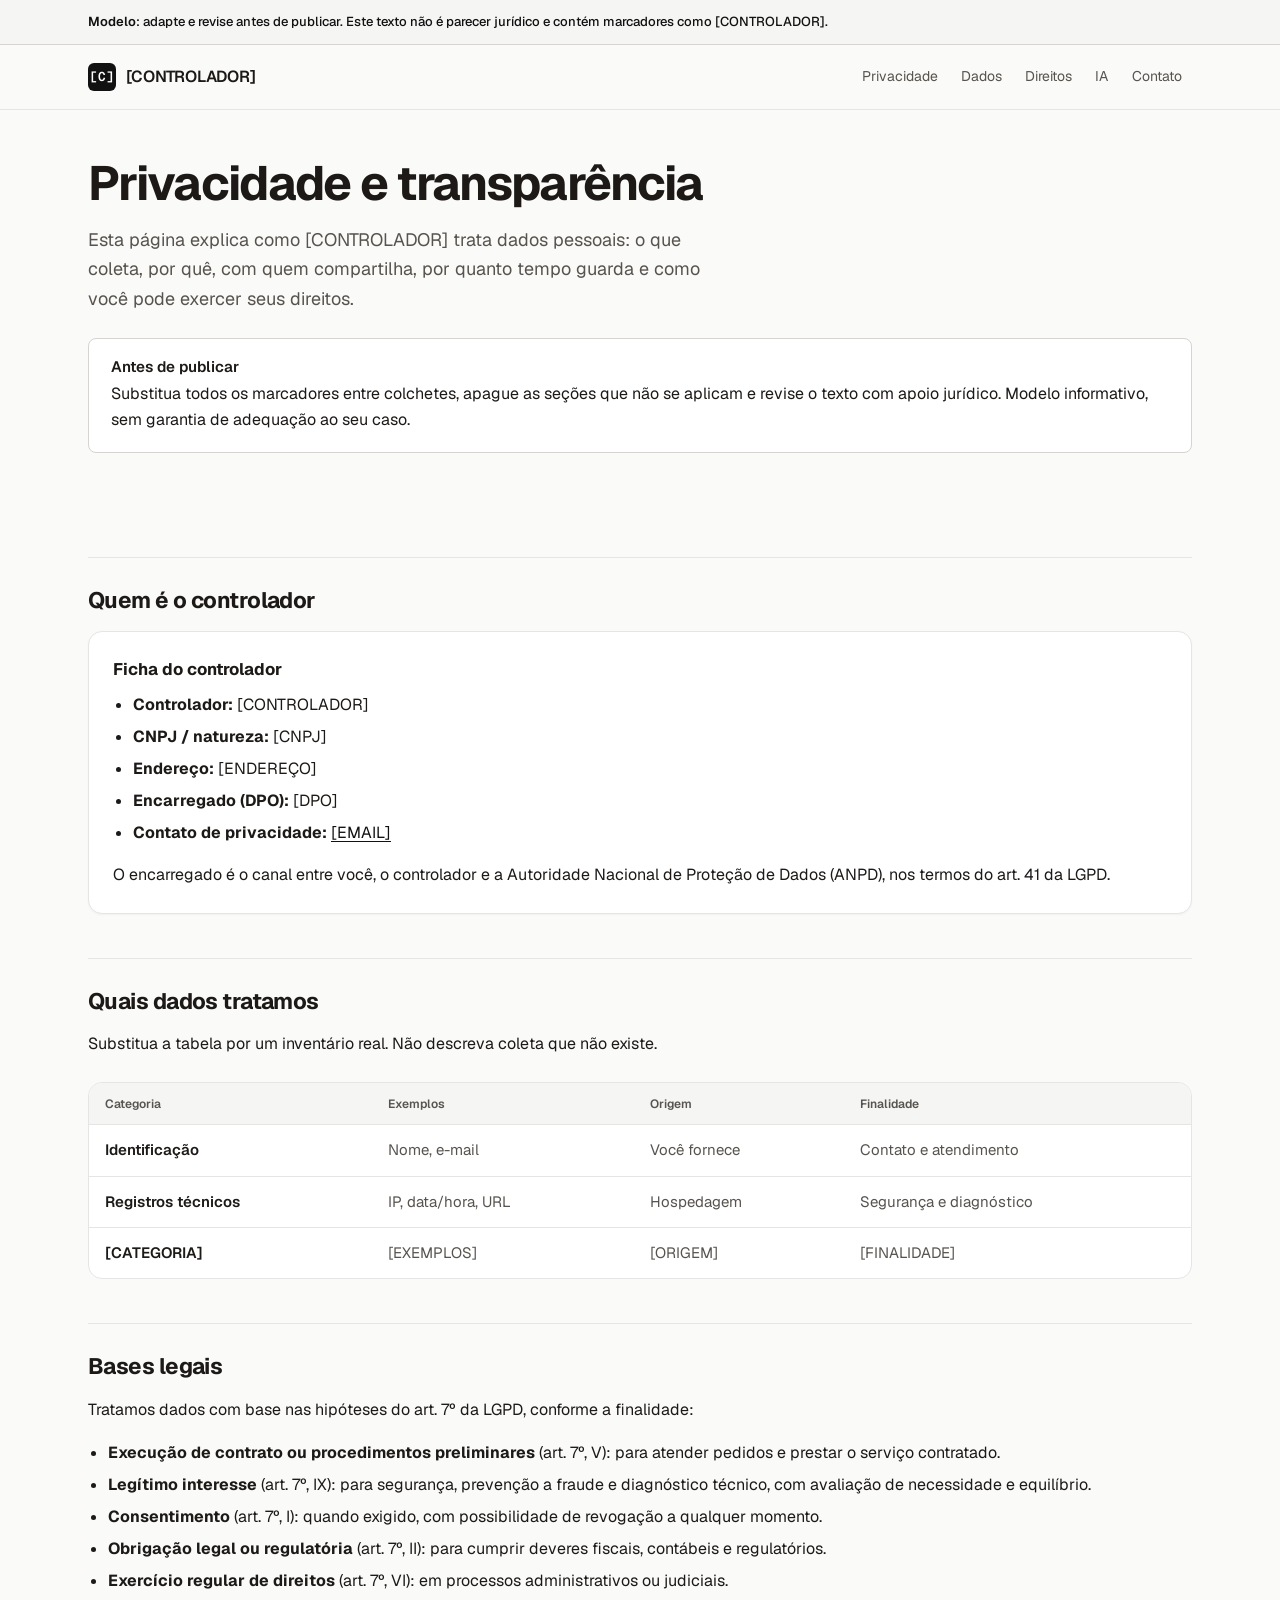
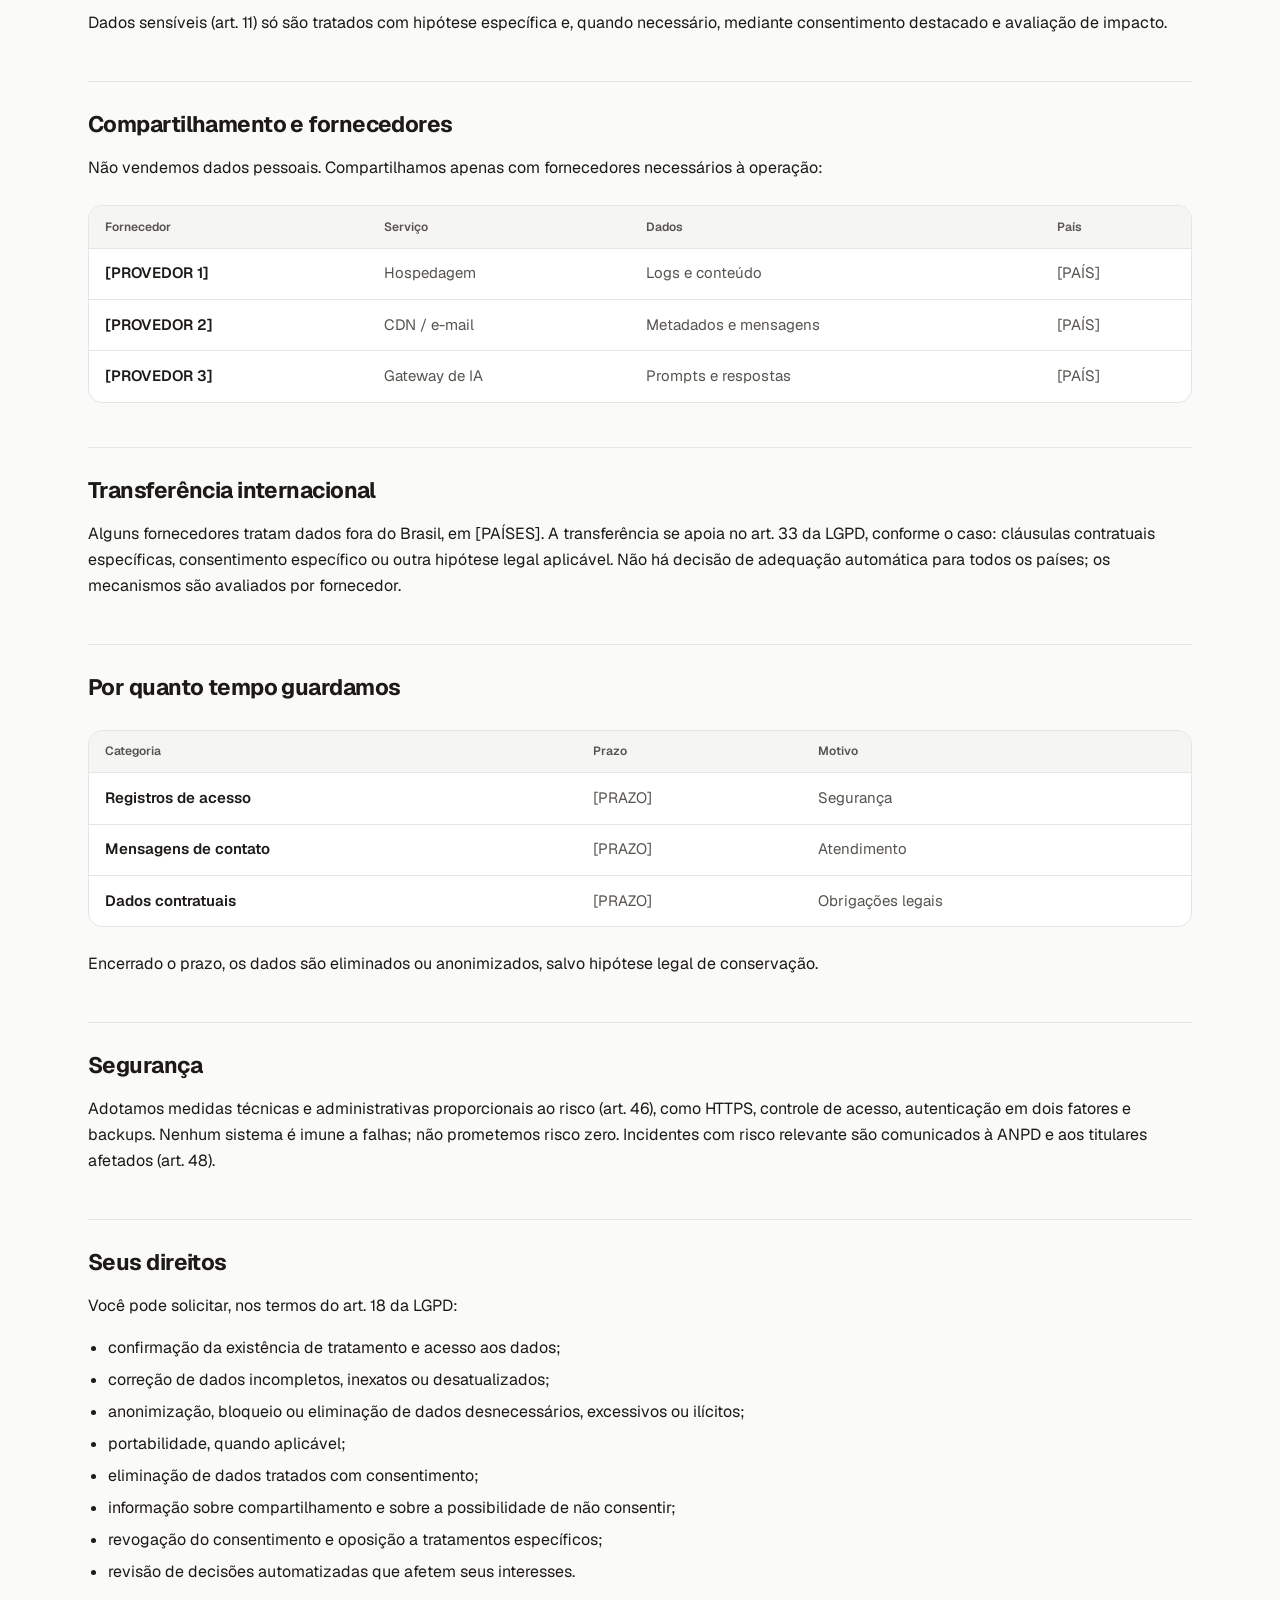
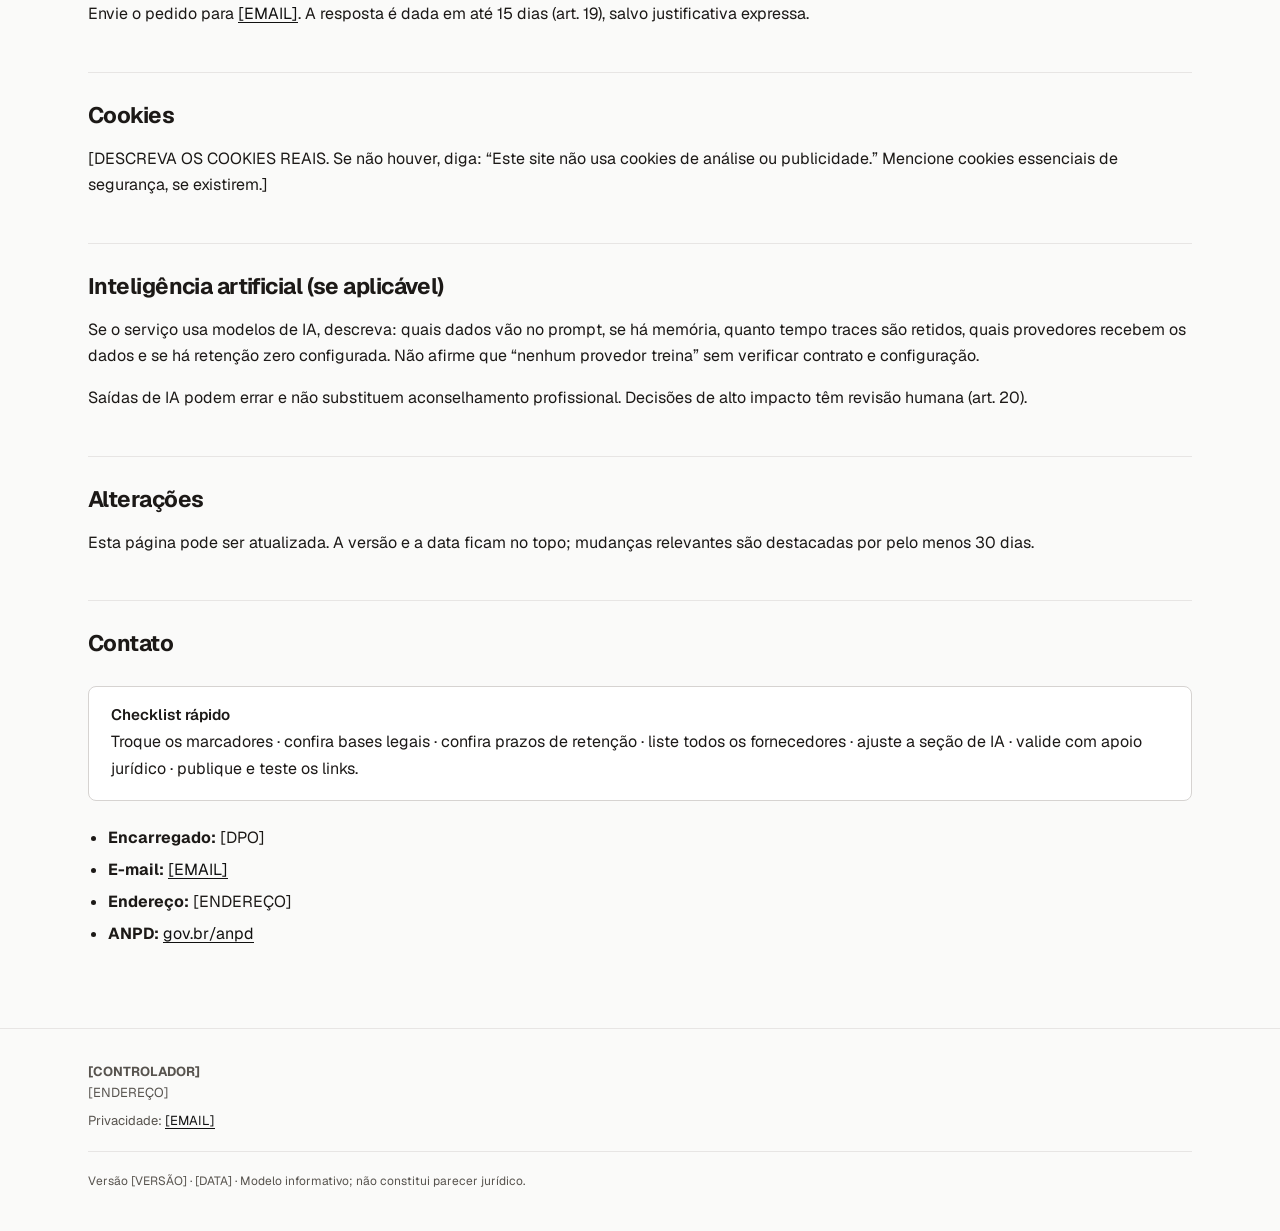
<file: template/index.html>
<!doctype html>
<html lang="pt-BR">
<head>
<meta charset="utf-8">
<meta name="viewport" content="width=device-width, initial-scale=1">
<title>[CONTROLADOR] | Privacidade e Transparência</title>
<meta name="description" content="Política de privacidade e transparência de [CONTROLADOR].">
<link rel="canonical" href="https://[DOMÍNIO]/">
<meta name="theme-color" content="#fafaf9" media="(prefers-color-scheme: light)">
<meta name="theme-color" content="#0c0a09" media="(prefers-color-scheme: dark)">
<style>
/* Starter autocontido. As fontes apontam para ../public/fonts:
   ao copiar, leve a pasta fonts junto e ajuste os caminhos (ou remova os @font-face). */
@font-face{font-family:"Geist";font-style:normal;font-weight:100 900;font-display:swap;src:url("../public/fonts/geist-sans-latin.woff2") format("woff2")}
@font-face{font-family:"Geist";font-style:italic;font-weight:100 900;font-display:swap;src:url("../public/fonts/geist-sans-latin-italic.woff2") format("woff2")}
@font-face{font-family:"Geist Mono";font-style:normal;font-weight:100 900;font-display:swap;src:url("../public/fonts/geist-mono-latin.woff2") format("woff2")}
:root{--background:#fafaf9;--foreground:#1c1917;--card:#fff;--muted:#f5f5f4;--muted-foreground:#57534e;--border:#e7e5e4;--border-strong:#d6d3d1;--primary:#111;--primary-foreground:#fff;--primary-soft:#f5f5f4;--warning:#111;--warning-soft:#f5f5f4;--warning-border:#d6d3d1;--radius:.875rem;--radius-sm:.5rem;--font-sans:"Geist",ui-sans-serif,system-ui,-apple-system,"Segoe UI",Roboto,Arial,sans-serif;--font-mono:"Geist Mono",ui-monospace,SFMono-Regular,Menlo,Consolas,monospace}
@media (prefers-color-scheme:dark){:root{--background:#0c0a09;--foreground:#f5f5f4;--card:#161412;--muted:#1c1917;--muted-foreground:#a8a29e;--border:#292524;--border-strong:#44403c;--primary:#f5f5f4;--primary-foreground:#0c0a09;--primary-soft:#1c1917;--warning:#f5f5f4;--warning-soft:#1c1917;--warning-border:#44403c}}
*,*::before,*::after{box-sizing:border-box}
html{scroll-behavior:smooth;scroll-padding-top:5rem}
@media (prefers-reduced-motion:reduce){html{scroll-behavior:auto}*{transition:none!important}}
body{margin:0;background:var(--background);color:var(--foreground);font:1rem/1.65 var(--font-sans);-webkit-font-smoothing:antialiased}
a{color:var(--primary);text-underline-offset:3px}
:focus-visible{outline:2px solid var(--primary);outline-offset:2px;border-radius:4px}
.container{max-width:72rem;margin:0 auto;padding:0 1.5rem}
.skip{position:absolute;left:-9999px}
.skip:focus{left:1rem;top:1rem;background:var(--card);padding:.6rem .9rem;border:1px solid var(--border);border-radius:6px;z-index:10}
.banner{background:var(--warning-soft);border-bottom:1px solid var(--warning-border);color:var(--warning);padding:.7rem 0;font-size:.8125rem;font-weight:500}
.banner strong{font-weight:600}
header.site{position:sticky;top:0;z-index:9;background:var(--background);border-bottom:1px solid var(--border)}
.header-inner{display:flex;align-items:center;gap:1rem;min-height:4rem;flex-wrap:wrap}
.brand{display:inline-flex;align-items:center;gap:.6rem;color:var(--foreground);text-decoration:none;font-weight:600;letter-spacing:-.015em}
.brand-mark{display:grid;place-items:center;width:1.75rem;height:1.75rem;border-radius:.375rem;background:var(--primary);color:var(--primary-foreground);font:600 .8rem var(--font-mono)}
nav.site{margin-left:auto}
nav.site ul{display:flex;gap:.15rem;list-style:none;margin:0;padding:0;flex-wrap:wrap}
nav.site a{display:inline-block;padding:.4rem .65rem;border-radius:.375rem;color:var(--muted-foreground);font-size:.875rem;text-decoration:none}
nav.site a:hover{background:var(--muted);color:var(--foreground)}
main{padding:3rem 0 4rem}
.hero{padding-bottom:2.25rem}
h1{font-size:clamp(2rem,5vw,3rem);line-height:1.06;letter-spacing:-.035em;margin:0 0 1rem;text-wrap:balance}
h2{font-size:1.4rem;letter-spacing:-.025em;margin:2.75rem 0 .75rem;padding-top:1.5rem;border-top:1px solid var(--border);text-wrap:balance}
h3{font-size:1.05rem;margin:1.75rem 0 .5rem}
p,ul,ol{margin:0 0 1rem}
ul,ol{padding-left:1.25rem}
li{margin:.35rem 0}
.lead{font-size:1.125rem;color:var(--muted-foreground);max-width:40rem;margin:0 0 1.5rem}
.card{background:var(--card);border:1px solid var(--border);border-radius:var(--radius);padding:1.5rem;box-shadow:0 1px 2px rgba(28,25,23,.04)}
.card h3{margin-top:0}
.card p:last-child{margin-bottom:0}
.grid{display:grid;grid-template-columns:repeat(auto-fit,minmax(15rem,1fr));gap:1rem;margin:1.5rem 0}
.callout{margin:1.5rem 0;padding:1.15rem 1.35rem;border:1px solid var(--border-strong);border-radius:var(--radius-sm);background:var(--card)}
.callout.warn{border-color:var(--border-strong);background:var(--card)}
.callout-title{display:block;margin-bottom:.3rem;font:600 .95rem var(--font-sans);letter-spacing:0;text-transform:none;color:var(--foreground)}
.callout.warn .callout-title{color:var(--foreground)}
.callout p:last-child{margin-bottom:0}
.table-scroll{overflow-x:auto;margin:1.5rem 0;border:1px solid var(--border);border-radius:var(--radius);background:var(--card)}
table{width:100%;border-collapse:collapse;font-size:.9375rem;min-width:36rem}
caption{caption-side:bottom;text-align:left;padding:.75rem 1rem;font-size:.75rem;color:var(--muted-foreground);border-top:1px solid var(--border)}
th,td{text-align:left;vertical-align:top;padding:.8rem 1rem}
thead th{background:var(--muted);color:var(--muted-foreground);font:600 .75rem var(--font-sans);white-space:nowrap;border-bottom:1px solid var(--border)}
tbody th,tbody td{border-bottom:1px solid var(--border)}
tbody tr:last-child th,tbody tr:last-child td{border-bottom:0}
tbody th{font-weight:600;white-space:nowrap}
td{color:var(--muted-foreground)}
footer.site{border-top:1px solid var(--border);padding:2rem 0;font-size:.8125rem;color:var(--muted-foreground)}
footer.site p{margin:0 0 .4rem}
footer.site .fine{border-top:1px solid var(--border);margin-top:1.25rem;padding-top:1.25rem;font-size:.75rem}
@media (max-width:640px){.header-inner{padding:.75rem 0}nav.site{order:3;width:100%;margin-left:0}main{padding:2rem 0 3rem}}
@media print{.banner,header.site,footer.site{display:none}body{background:#fff;color:#000}.table-scroll{overflow:visible}}
</style>
</head>
<body>
<a class="skip" href="#conteudo">Ir para o conteúdo</a>

<div class="banner" role="note">
  <div class="container"><strong>Modelo</strong>: adapte e revise antes de publicar. Este texto não é parecer jurídico e contém marcadores como [CONTROLADOR].</div>
</div>

<header class="site">
  <div class="container header-inner">
    <a class="brand" href="/">
      <span class="brand-mark" aria-hidden="true">[C]</span>
      <span>[CONTROLADOR]</span>
    </a>
    <nav class="site" aria-label="Navegação principal">
      <ul>
        <li><a href="#controlador">Privacidade</a></li>
        <li><a href="#dados">Dados</a></li>
        <li><a href="#direitos">Direitos</a></li>
        <li><a href="#ia">IA</a></li>
        <li><a href="#contato">Contato</a></li>
      </ul>
    </nav>
  </div>
</header>

<main id="conteudo">
  <div class="container">

    <div class="hero">
      <h1>Privacidade e transparência</h1>
      <p class="lead">Esta página explica como [CONTROLADOR] trata dados pessoais: o que coleta, por quê, com quem compartilha, por quanto tempo guarda e como você pode exercer seus direitos.</p>
      <div class="callout warn">
        <span class="callout-title">Antes de publicar</span>
        <p>Substitua todos os marcadores entre colchetes, apague as seções que não se aplicam e revise o texto com apoio jurídico. Modelo informativo, sem garantia de adequação ao seu caso.</p>
      </div>
    </div>

    <h2 id="controlador">Quem é o controlador</h2>
    <div class="card">
      <h3>Ficha do controlador</h3>
      <ul>
        <li><strong>Controlador:</strong> [CONTROLADOR]</li>
        <li><strong>CNPJ / natureza:</strong> [CNPJ]</li>
        <li><strong>Endereço:</strong> [ENDEREÇO]</li>
        <li><strong>Encarregado (DPO):</strong> [DPO]</li>
        <li><strong>Contato de privacidade:</strong> <a href="mailto:[EMAIL]">[EMAIL]</a></li>
      </ul>
      <p>O encarregado é o canal entre você, o controlador e a Autoridade Nacional de Proteção de Dados (ANPD), nos termos do art. 41 da LGPD.</p>
    </div>

    <h2 id="dados">Quais dados tratamos</h2>
    <p>Substitua a tabela por um inventário real. Não descreva coleta que não existe.</p>
    <div class="table-scroll">
      <table>
        <thead>
          <tr><th scope="col">Categoria</th><th scope="col">Exemplos</th><th scope="col">Origem</th><th scope="col">Finalidade</th></tr>
        </thead>
        <tbody>
          <tr><th scope="row">Identificação</th><td>Nome, e-mail</td><td>Você fornece</td><td>Contato e atendimento</td></tr>
          <tr><th scope="row">Registros técnicos</th><td>IP, data/hora, URL</td><td>Hospedagem</td><td>Segurança e diagnóstico</td></tr>
          <tr><th scope="row">[CATEGORIA]</th><td>[EXEMPLOS]</td><td>[ORIGEM]</td><td>[FINALIDADE]</td></tr>
        </tbody>
      </table>
    </div>

    <h2 id="bases">Bases legais</h2>
    <p>Tratamos dados com base nas hipóteses do art. 7º da LGPD, conforme a finalidade:</p>
    <ul>
      <li><strong>Execução de contrato ou procedimentos preliminares</strong> (art. 7º, V): para atender pedidos e prestar o serviço contratado.</li>
      <li><strong>Legítimo interesse</strong> (art. 7º, IX): para segurança, prevenção a fraude e diagnóstico técnico, com avaliação de necessidade e equilíbrio.</li>
      <li><strong>Consentimento</strong> (art. 7º, I): quando exigido, com possibilidade de revogação a qualquer momento.</li>
      <li><strong>Obrigação legal ou regulatória</strong> (art. 7º, II): para cumprir deveres fiscais, contábeis e regulatórios.</li>
      <li><strong>Exercício regular de direitos</strong> (art. 7º, VI): em processos administrativos ou judiciais.</li>
    </ul>
    <p>Dados sensíveis (art. 11) só são tratados com hipótese específica e, quando necessário, mediante consentimento destacado e avaliação de impacto.</p>

    <h2 id="compartilhamento">Compartilhamento e fornecedores</h2>
    <p>Não vendemos dados pessoais. Compartilhamos apenas com fornecedores necessários à operação:</p>
    <div class="table-scroll">
      <table>
        <thead>
          <tr><th scope="col">Fornecedor</th><th scope="col">Serviço</th><th scope="col">Dados</th><th scope="col">País</th></tr>
        </thead>
        <tbody>
          <tr><th scope="row">[PROVEDOR 1]</th><td>Hospedagem</td><td>Logs e conteúdo</td><td>[PAÍS]</td></tr>
          <tr><th scope="row">[PROVEDOR 2]</th><td>CDN / e-mail</td><td>Metadados e mensagens</td><td>[PAÍS]</td></tr>
          <tr><th scope="row">[PROVEDOR 3]</th><td>Gateway de IA</td><td>Prompts e respostas</td><td>[PAÍS]</td></tr>
        </tbody>
      </table>
    </div>

    <h2 id="transferencia">Transferência internacional</h2>
    <p>Alguns fornecedores tratam dados fora do Brasil, em [PAÍSES]. A transferência se apoia no art. 33 da LGPD, conforme o caso: cláusulas contratuais específicas, consentimento específico ou outra hipótese legal aplicável. Não há decisão de adequação automática para todos os países; os mecanismos são avaliados por fornecedor.</p>

    <h2 id="retencao">Por quanto tempo guardamos</h2>
    <div class="table-scroll">
      <table>
        <thead>
          <tr><th scope="col">Categoria</th><th scope="col">Prazo</th><th scope="col">Motivo</th></tr>
        </thead>
        <tbody>
          <tr><th scope="row">Registros de acesso</th><td>[PRAZO]</td><td>Segurança</td></tr>
          <tr><th scope="row">Mensagens de contato</th><td>[PRAZO]</td><td>Atendimento</td></tr>
          <tr><th scope="row">Dados contratuais</th><td>[PRAZO]</td><td>Obrigações legais</td></tr>
        </tbody>
      </table>
    </div>
    <p>Encerrado o prazo, os dados são eliminados ou anonimizados, salvo hipótese legal de conservação.</p>

    <h2 id="seguranca">Segurança</h2>
    <p>Adotamos medidas técnicas e administrativas proporcionais ao risco (art. 46), como HTTPS, controle de acesso, autenticação em dois fatores e backups. Nenhum sistema é imune a falhas; não prometemos risco zero. Incidentes com risco relevante são comunicados à ANPD e aos titulares afetados (art. 48).</p>

    <h2 id="direitos">Seus direitos</h2>
    <p>Você pode solicitar, nos termos do art. 18 da LGPD:</p>
    <ul>
      <li>confirmação da existência de tratamento e acesso aos dados;</li>
      <li>correção de dados incompletos, inexatos ou desatualizados;</li>
      <li>anonimização, bloqueio ou eliminação de dados desnecessários, excessivos ou ilícitos;</li>
      <li>portabilidade, quando aplicável;</li>
      <li>eliminação de dados tratados com consentimento;</li>
      <li>informação sobre compartilhamento e sobre a possibilidade de não consentir;</li>
      <li>revogação do consentimento e oposição a tratamentos específicos;</li>
      <li>revisão de decisões automatizadas que afetem seus interesses.</li>
    </ul>
    <p>Envie o pedido para <a href="mailto:[EMAIL]">[EMAIL]</a>. A resposta é dada em até 15 dias (art. 19), salvo justificativa expressa.</p>

    <h2 id="cookies">Cookies</h2>
    <p>[DESCREVA OS COOKIES REAIS. Se não houver, diga: “Este site não usa cookies de análise ou publicidade.” Mencione cookies essenciais de segurança, se existirem.]</p>

    <h2 id="ia">Inteligência artificial (se aplicável)</h2>
    <p>Se o serviço usa modelos de IA, descreva: quais dados vão no prompt, se há memória, quanto tempo traces são retidos, quais provedores recebem os dados e se há retenção zero configurada. Não afirme que “nenhum provedor treina” sem verificar contrato e configuração.</p>
    <p>Saídas de IA podem errar e não substituem aconselhamento profissional. Decisões de alto impacto têm revisão humana (art. 20).</p>

    <h2 id="alteracoes">Alterações</h2>
    <p>Esta página pode ser atualizada. A versão e a data ficam no topo; mudanças relevantes são destacadas por pelo menos 30 dias.</p>

    <h2 id="contato">Contato</h2>
    <div class="callout">
      <span class="callout-title">Checklist rápido</span>
      <p>Troque os marcadores · confira bases legais · confira prazos de retenção · liste todos os fornecedores · ajuste a seção de IA · valide com apoio jurídico · publique e teste os links.</p>
    </div>
    <ul>
      <li><strong>Encarregado:</strong> [DPO]</li>
      <li><strong>E-mail:</strong> <a href="mailto:[EMAIL]">[EMAIL]</a></li>
      <li><strong>Endereço:</strong> [ENDEREÇO]</li>
      <li><strong>ANPD:</strong> <a href="https://www.gov.br/anpd/" rel="noopener noreferrer">gov.br/anpd</a></li>
    </ul>
  </div>
</main>

<footer class="site">
  <div class="container">
    <p><strong>[CONTROLADOR]</strong><br>[ENDEREÇO]</p>
    <p>Privacidade: <a href="mailto:[EMAIL]">[EMAIL]</a></p>
    <p class="fine">Versão [VERSÃO] · [DATA] · Modelo informativo; não constitui parecer jurídico.</p>
  </div>
</footer>
</body>
</html>
</file>
